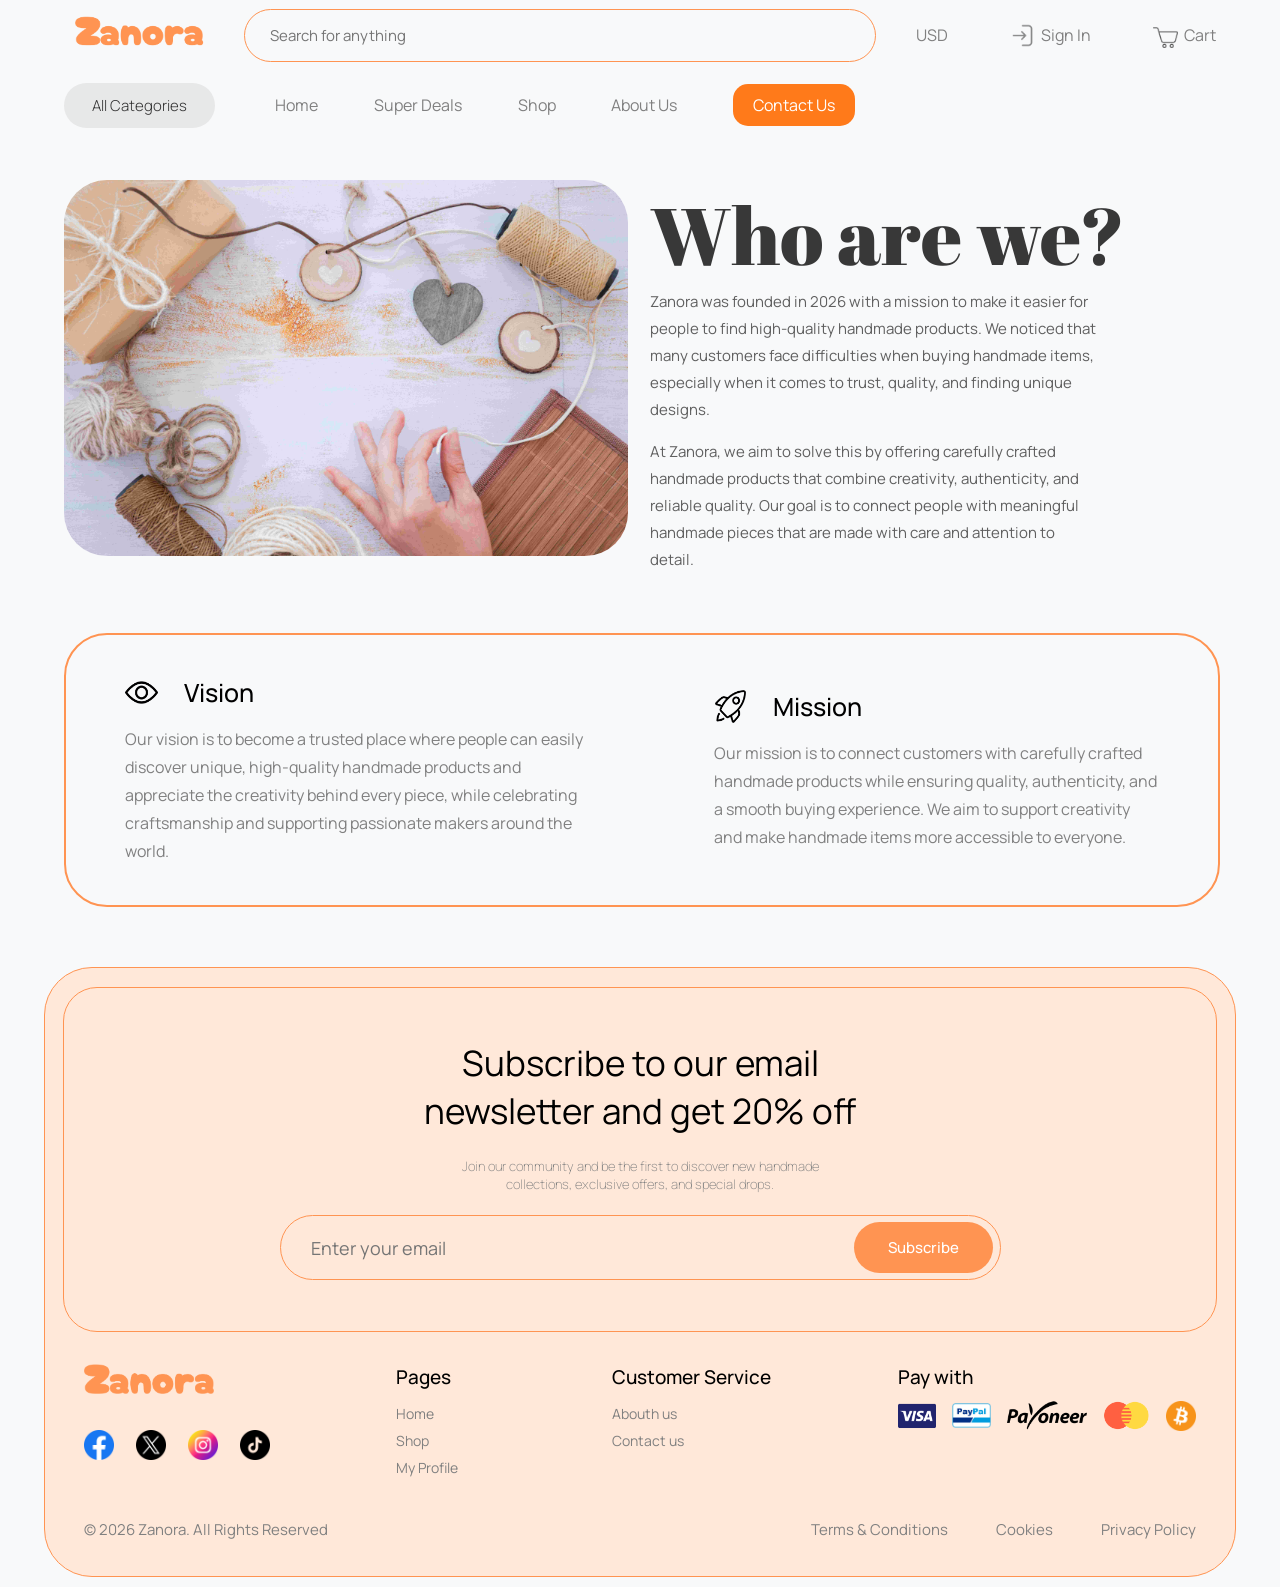
<file: about-us.html>
<!DOCTYPE html>
<html>
  <head>
    <title>About us</title>

    <link rel="preconnect" href="https://fonts.googleapis.com">
    <link rel="preconnect" href="https://fonts.gstatic.com" crossorigin>
    <link href="https://fonts.googleapis.com/css2?family=Manrope:wght@400;500;600;700&display=swap" rel="stylesheet">

    <link rel="preconnect" href="https://fonts.googleapis.com">
    <link rel="preconnect" href="https://fonts.gstatic.com" crossorigin>
    <link href="https://fonts.googleapis.com/css2?family=Abril+Fatface&display=swap" rel="stylesheet">

    <link rel="stylesheet" href="css/header.css">
    <link rel="stylesheet" href="css/footer.css">
    <link rel="stylesheet" href="css/general.css">
    <link rel="stylesheet" href="css/about-us-page/who-are-we.css">
    <link rel="stylesheet" href="css/about-us-page/vision-mission.css">
  </head>

  <body>

    <div class="container"> 
      <header class="header">

            <div class="header-top">

              <a class="logo-div" href="index.php">
                <img class="zanora-logo" src="images/Zanora-logo.png">
              </a>

              <div class="middle-section">
                <input class="search-bar" type="text" placeholder="Search for anything">
              </div>

              <div class="user-actions">

                <div  class="currency">USD</div>

                <a class="sign-in-button" href="login.php">
                  <img class="login-img" src="icons/login.png">
                  <p class="sign-in-text">
                    Sign In
                  </p>
                </a>

                <a class="cart-button" href="cart.html">
                  <img class="shopping-cart-img" src="icons/shopping-cart.png">
                  <p class="cart-text">
                    Cart
                  </p>
                </a>

              </div>
            </div>

            <div class="header-bottom">
              <div class="category-dropdown">
                <button class="all-categories-btn">All Categories</button>

                <ul class="category-popup">
                  <a class="category-a" href="shop.html?category=all"><li>All</li></a>
                  <a class="category-a" href="shop.html?category=jewelry"><li>Jewelry</li></a>
                  <a class="category-a" href="shop.html?category=bags"><li>Bags</li></a>
                  <a class="category-a" href="shop.html?category=clothing"><li>Clothing</li></a>
                  <a class="category-a" href="shop.html?category=accessories"><li>Accessories</li></a>
                </ul>
              </div>

              <nav class="navigations">
                <a class="home-a" href="index.php">
                  Home
                </a>

                <a class="super-deals-a" href="super-deals.html">
                  Super Deals
                </a>

                <a class="shop-a" href="shop.html?category=all">
                  Shop
                </a>

                <a class="about-us-a" href="about-us.html">
                  About Us
                </a>

                <a class="contact-us-a" href="contact-us.html">
                  Contact Us
                </a>
              </nav>
            </div>
      </header>

      <div class="who-are-we">
          <img src="images/about-us/hero-image.jpg" alt="">
          <div class="story">
            <h1>Who are we?</h1>
            <div class="para">
              <p>Zanora was founded in 2026 with a mission to make it easier for people to find 
                high-quality handmade products. We noticed that many customers face difficulties 
                when buying handmade items, especially when it comes to trust, quality, 
                and finding unique designs. </p>

              <p>At Zanora, we aim to solve this by offering carefully crafted handmade 
                products that combine creativity, authenticity, and reliable quality. 
                Our goal is to connect people with meaningful handmade pieces that are 
                made with care and attention to detail. </p>
            </div>
          </div>
      </div>


      <div class="vision-and-mission">
          <div class="vision both"> <!---Vision-->
            <div class="top">
              <img src="icons/view.png">
              <p>Vision</p>
            </div>
            <p class="para">Our vision is to become a trusted place where 
              people can easily discover unique, high-quality 
              handmade products and appreciate the creativity behind 
              every piece, while celebrating craftsmanship and supporting 
              passionate makers around the world. </p>
          </div>

          <div class="mission both"> <!---Mission-->
            <div class="top">
              <img src="icons/rocket.png">
              <p>Mission</p>
            </div>
            <p class="para">Our mission is to connect customers with carefully 
              crafted handmade products while ensuring quality, 
              authenticity, and a smooth buying experience. We aim to 
              support creativity and make handmade items more 
              accessible to everyone. </p>
          </div>
      </div>
    </div>

    <footer class="footer">
          <div class="inner-top">
            <h2 class="subscribe-title">Subscribe to our email newsletter and get 20% off</h2>
            <p class="subscribe-description">Join our community and be the first to discover new handmade collections, exclusive offers, and special drops.</p>
            
            <form class="subscribe-entire-bar">
              <input type="email" placeholder="Enter your email" class="email-enter-section" required>
              <button type="submit" class="subscribe-button">Subscribe</button>
            </form>
          </div>

          <div class="inner-bottom">
            <div class="top">
              <div class="one"> <!---1st row div--->
                <a href="#"> <!---Footer Zanora logo with href--->
                  <img src="images/Zanora-logo-footer.png" alt="Logo" class="logo">
                </a>
                <div class="socials"> <!---Footer socials icons with inside a tags with href--->
                  <a href="#">
                    <img src="icons/facebook.png" alt="Facebook" class="socials-logos">
                  </a>
                  <a href="#">
                    <img src="icons/twitter.png" alt="Facebook" class="socials-logos">
                  </a>
                  <a href="#">
                    <img src="icons/instagram.png" alt="Facebook" class="socials-logos">
                  </a>
                  <a href="#">
                    <img src="icons/tiktok.png" alt="Facebook" class="socials-logos">
                  </a>
                </div>
              </div>
              <div class="two"> <!---2nd row div--->
                <h3>Pages</h3>
                <div>
                  <a href="index.html">Home</a>
                  <a href="shop.html">Shop</a>
                  <a href="#">My Profile</a> 
                </div>

              </div>
              <div class="three"> <!---3rd row div--->
                <h3>Customer Service</h3>
                <div>
                  <a href="about-us.html">Abouth us</a>
                  <a href="contact-us.html">Contact us</a>
                </div>
              </div>
              <div class="four"> <!---4th row div--->
                <h3>Pay with</h3>
                <div class="payment-methods-icons">
                  <a href="#" class="visa">
                    <img src="icons/visa.png" class="methods">
                  </a>
                  <a href="#" class="paypal">
                    <img src="icons/paypal.png" class="methods">
                  </a>
                  <a href="#" class="payoneer">
                    <img src="icons/payoneer.png" class="methods">
                  </a>
                  <a href="#" class="master">
                    <img src="icons/master.png" class="methods">
                  </a>
                  <a href="#" class="bitcoin">
                    <img src="icons/bitcoin.png" class="methods">
                  </a>
                </div>
              </div>
            </div>

            <div class="bottom">
              <span>© 2026 Zanora. All Rights  Reserved</span>
              <div class="right-coner">
                <a href="#">Terms & Conditions</a>
                <a href="#">Cookies</a>
                <a href="#">Privacy Policy</a>
              </div>
            </div>
          </div>
    </footer>

    <script src="js/header.js"></script>
  </body>
</html>
</file>
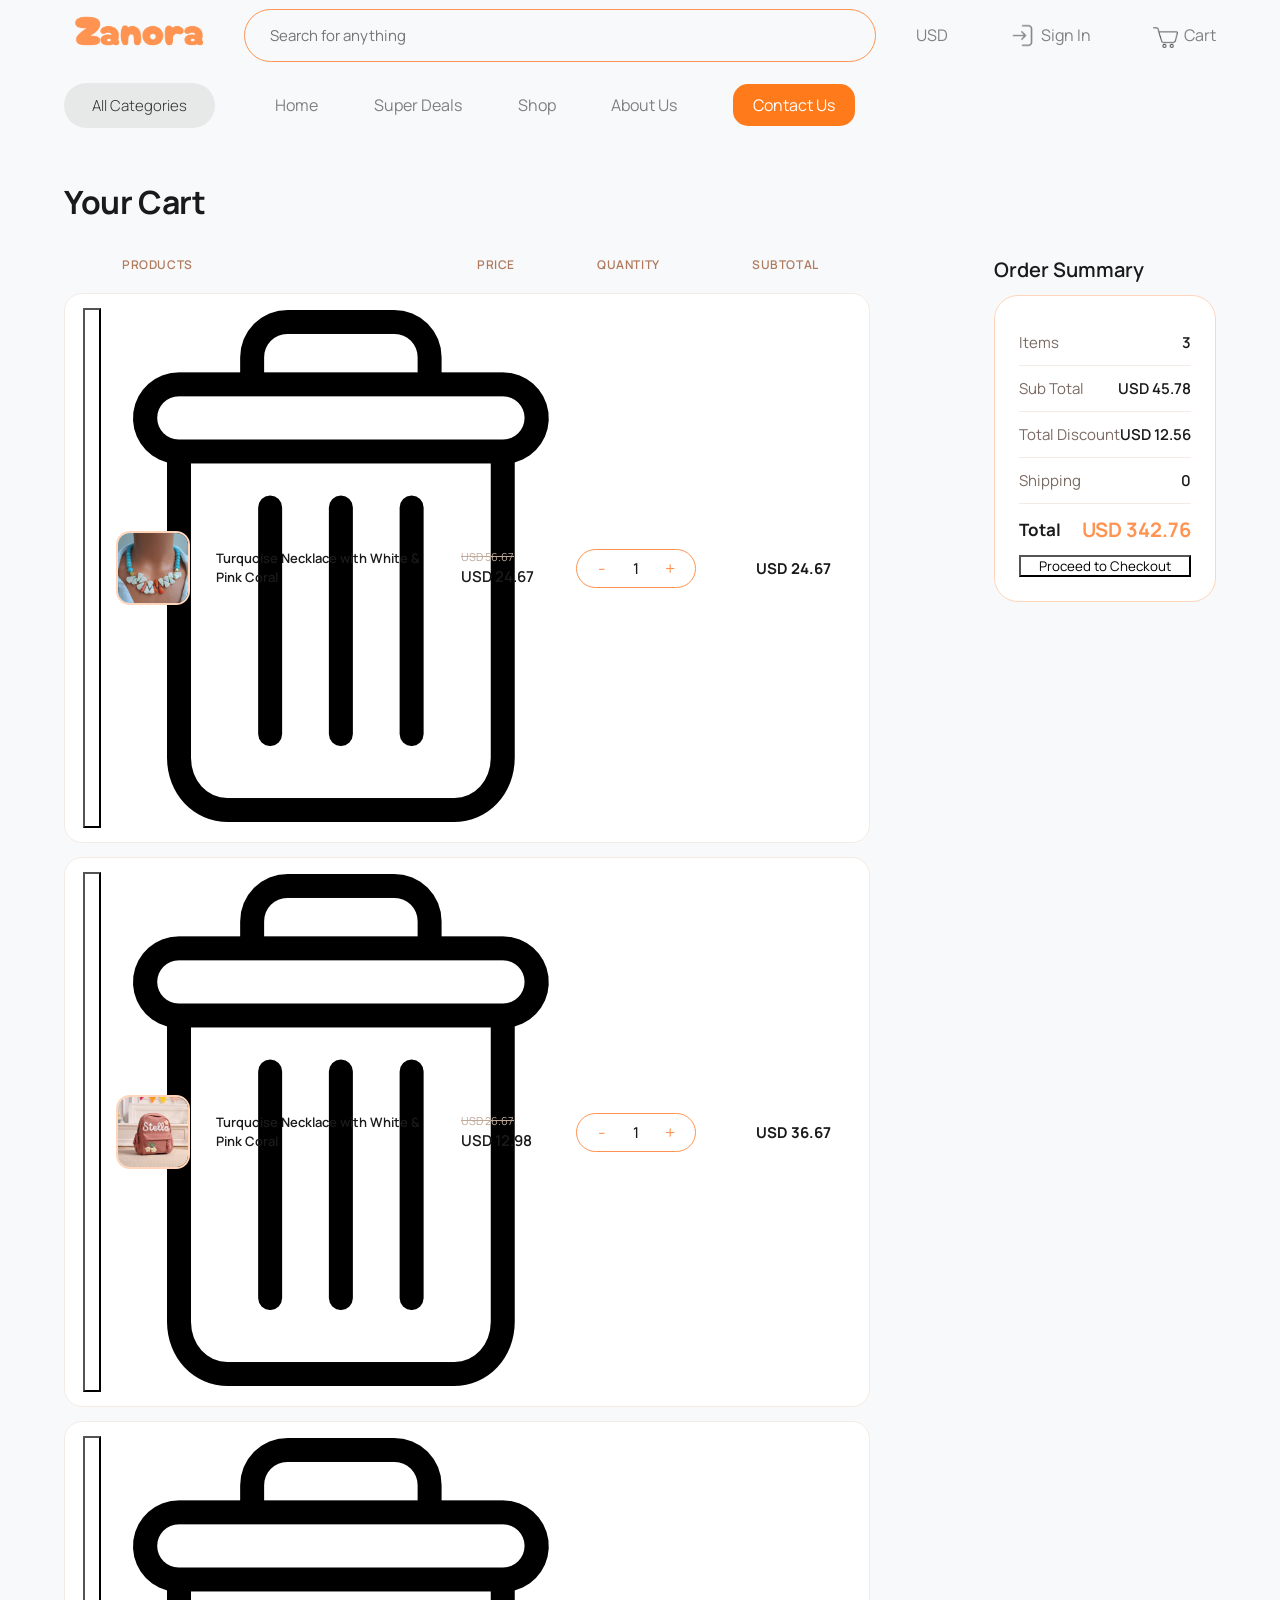
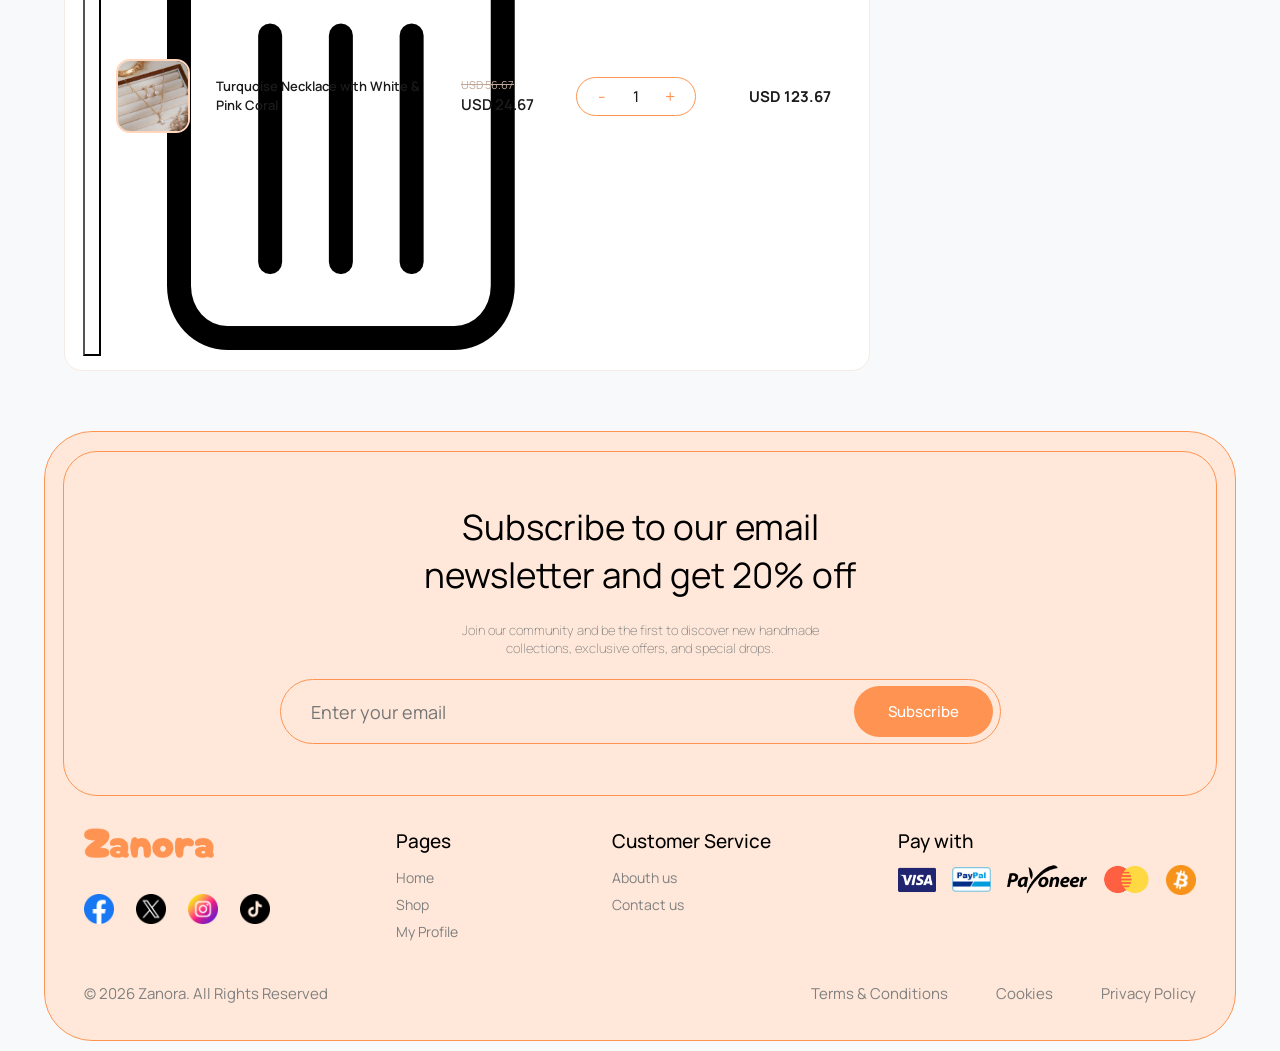
<file: cart.html>
<!DOCTYPE html>
<html>
  <head>
    <title>Cart</title>

    <link rel="preconnect" href="https://fonts.googleapis.com">
    <link rel="preconnect" href="https://fonts.gstatic.com" crossorigin>
    <link href="https://fonts.googleapis.com/css2?family=Manrope:wght@400;500;600;700&display=swap" rel="stylesheet">

    <link rel="stylesheet" href="css/general.css">
    <link rel="stylesheet" href="css/header.css">
    <link rel="stylesheet" href="css/footer.css">
    <link rel="stylesheet" href="css/cart/cart-general.css">
    <link rel="stylesheet" href="css/cart/left-side.css">
    <link rel="stylesheet" href="css/cart/right-side.css">
  </head>

  <body>
    <div class="container">

      <header class="header"> <!---Header section-->

        <div class="header-top">

          <a class="logo-div" href="index.html">
            <img class="zanora-logo" src="images/Zanora-logo.png">
          </a>

          <div class="middle-section">
            <input class="search-bar" type="text" placeholder="Search for anything">
          </div>

          <div class="user-actions">

            <div  class="currency">USD</div>

            <a class="sign-in-button" href="login.html">
              <img class="login-img" src="icons/login.png">
              <p class="sign-in-text">
                Sign In
              </p>
            </a>

            <a class="cart-button" href="cart.html">
              <img class="shopping-cart-img" src="icons/shopping-cart.png">
              <p class="cart-text">
                Cart
              </p>
            </a>

          </div>
        </div>

        <div class="header-bottom">
          <div class="category-dropdown">
            <button class="all-categories-btn">All Categories</button>

            <ul class="category-popup">
              <a class="category-a" href="shop.html?category=all"><li>All</li></a>
              <a class="category-a" href="shop.html?category=jewelry"><li>Jewelry</li></a>
              <a class="category-a" href="shop.html?category=bags"><li>Bags</li></a>
              <a class="category-a" href="shop.html?category=clothing"><li>Clothing</li></a>
              <a class="category-a" href="shop.html?category=accessories"><li>Accessories</li></a>
            </ul>
          </div>


          <nav class="navigations">
            <a class="home-a" href="index.html">
              Home
            </a>

            <a class="super-deals-a" href="super-deals.html">
              Super Deals
            </a>

            <a class="shop-a" href="shop.html?category=all">
              Shop
            </a>

            <a class="about-us-a" href="about-us.html">
              About Us
            </a>

            <a class="contact-us-a" href="contact-us.html">
              Contact Us
            </a>
          </nav>
        </div>
      </header>

      <h3 class="main-title">Your Cart</h3>

      <div class="details-container"> <!---Entire container of item details--->

        <div class="left-side"> <!---Left side--->
          <div class="titles-of-parts">
            <p class="prod">Products</p>
            <p>Price</p>
            <p>Quantity</p>
            <p>Subtotal</p>
          </div>

          <div class="item-details">

            <div class="per-item">
              <button><img src="icons/delete.png" alt="delete"></button>
              <img src="products-resorces/5/1.jpg" class="main-img">
              <p class="product-short-title">Turquoise Necklace with White & Pink Coral</p>

              <div class="dis-and-ori-price">
                <p class="ori">USD 56.67</p>
                <p class="dis">USD 24.67</p>
              </div>

              <div class="quantity-container">
                <div class="inc-decre">
                  <button class="sign minus">-</button>
                  <p class="value" id="q-value">1</p>
                  <button class="sign plus">+</button>
                </div>
              </div>

              <p class="total-of-items">USD 24.67</p>
            </div>

            <div class="per-item">
              <button><img src="icons/delete.png" alt="delete"></button>
              <img src="products-resorces/1/1.jpg" class="main-img">
              <p class="product-short-title">Turquoise Necklace with White & Pink Coral</p>

              <div class="dis-and-ori-price">
                <p class="ori">USD 26.67</p>
                <p class="dis">USD 12.98</p>
              </div>

              <div class="quantity-container">
                <div class="inc-decre">
                  <button class="sign minus">-</button>
                  <p class="value" id="q-value">1</p>
                  <button class="sign plus">+</button>
                </div>
              </div>

              <p class="total-of-items">USD 36.67</p>
            </div>

            <div class="per-item">
              <button><img src="icons/delete.png" alt="delete"></button>
              <img src="products-resorces/2/1.jpg" class="main-img">
              <p class="product-short-title">Turquoise Necklace with White & Pink Coral</p>

              <div class="dis-and-ori-price">
                <p class="ori">USD 56.67</p>
                <p class="dis">USD 24.67</p>
              </div>

              <div class="quantity-container">
                <div class="inc-decre">
                  <button class="sign minus">-</button>
                  <p class="value" id="q-value">1</p>
                  <button class="sign plus">+</button>
                </div>
              </div>

              <p class="total-of-items">USD 123.67</p>
            </div>

          </div>

        </div> 

        <div class="right-side">
          <h3>Order Summary</h3>
          <div class="bill-wrap">
            <div class="bill-row">
              <p class="title">Items</p>
              <p class="value">3</p>
            </div>
            <div class="bill-row">
              <p class="title">Sub Total</p>
              <p class="value">USD 45.78</p>
            </div>
            <div class="bill-row">
              <p class="title">Total Discount</p>
              <p class="value">USD 12.56</p>
            </div>
            <div class="bill-row">
              <p class="title">Shipping</p>
              <p class="value">0</p>
            </div>

            <div class="bill-row">
              <p class="total-title">Total</p>
              <p class="total-price">USD 342.76</p>
            </div>

            <button class="add-to-cart-button">
              <span>Proceed to Checkout</span>
            </button>
          </div>
        </div> <!---Right side--->
      </div>


    </div>

    <div class="footer"> <!-- Footer -->
      <div class="inner-top">
        <h2 class="subscribe-title">Subscribe to our email newsletter and get 20% off</h2>
        <p class="subscribe-description">Join our community and be the first to discover new handmade collections, exclusive offers, and special drops.</p>
        
        <form class="subscribe-entire-bar">
          <input type="email" placeholder="Enter your email" class="email-enter-section" required>
          <button type="submit" class="subscribe-button">Subscribe</button>
        </form>
      </div>

      <div class="inner-bottom">
        <div class="top">
          <div class="one"> <!---1st row div--->
            <a href="#"> <!---Footer Zanora logo with href--->
              <img src="images/Zanora-logo-footer.png" alt="Logo" class="logo">
            </a>
            <div class="socials"> <!---Footer socials icons with inside a tags with href--->
              <a href="#">
                <img src="icons/facebook.png" alt="Facebook" class="socials-logos">
              </a>
              <a href="#">
                <img src="icons/twitter.png" alt="Facebook" class="socials-logos">
              </a>
              <a href="#">
                <img src="icons/instagram.png" alt="Facebook" class="socials-logos">
              </a>
              <a href="#">
                <img src="icons/tiktok.png" alt="Facebook" class="socials-logos">
              </a>
            </div>
          </div>
          <div class="two"> <!---2nd row div--->
            <h3>Pages</h3>
            <div>
              <a href="index.html">Home</a>
              <a href="shop.html">Shop</a>
              <a href="#">My Profile</a> 
            </div>

          </div>
          <div class="three"> <!---3rd row div--->
            <h3>Customer Service</h3>
            <div>
              <a href="about-us.html">Abouth us</a>
              <a href="contact-us.html">Contact us</a>
            </div>
          </div>
          <div class="four"> <!---4th row div--->
            <h3>Pay with</h3>
            <div class="payment-methods-icons">
              <a href="#" class="visa">
                <img src="icons/visa.png" class="methods">
              </a>
              <a href="#" class="paypal">
                <img src="icons/paypal.png" class="methods">
              </a>
              <a href="#" class="payoneer">
                <img src="icons/payoneer.png" class="methods">
              </a>
              <a href="#" class="master">
                <img src="icons/master.png" class="methods">
              </a>
              <a href="#" class="bitcoin">
                <img src="icons/bitcoin.png" class="methods">
              </a>
            </div>
          </div>
        </div>

        <div class="bottom">
          <span>© 2026 Zanora. All Rights  Reserved</span>
          <div class="right-coner">
            <a href="#">Terms & Conditions</a>
            <a href="#">Cookies</a>
            <a href="#">Privacy Policy</a>
          </div>
        </div>
      </div>
    </div> <!-- Footer end -->



    <script src="js/header.js"></script>
  </body>
</html>
</file>
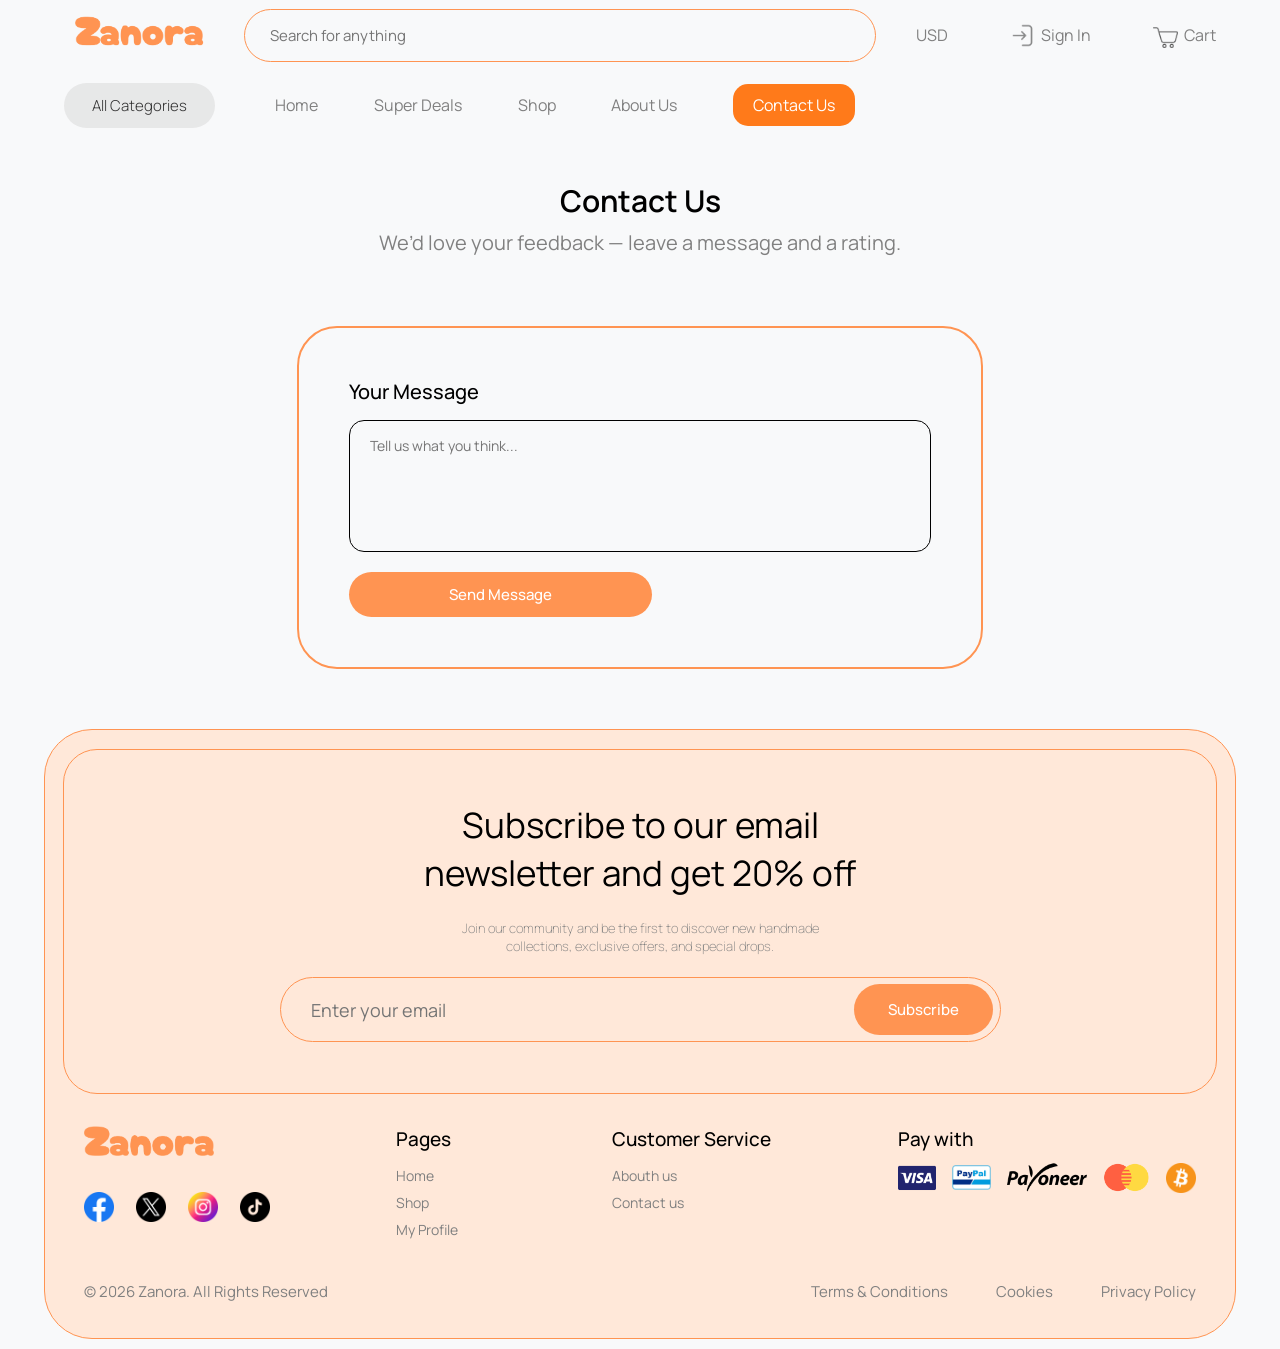
<file: contact-us.html>
<!DOCTYPE html>
<head>
  <title>Contact us</title>

    <link rel="preconnect" href="https://fonts.googleapis.com">
    <link rel="preconnect" href="https://fonts.gstatic.com" crossorigin>
    <link href="https://fonts.googleapis.com/css2?family=Manrope:wght@400;500;600;700&display=swap" rel="stylesheet">
    
    <link rel="stylesheet" href="css/header.css">
    <link rel="stylesheet" href="css/footer.css">
    <link rel="stylesheet" href="css/general.css">
    <link rel="stylesheet" href="css/contact-us/contact-us.css">
</head>

<body>
  <div class="container">
      <header class="header">

        <div class="header-top">

          <a class="logo-div" href="index.php">
            <img class="zanora-logo" src="images/Zanora-logo.png">
          </a>

          <div class="middle-section">
            <input class="search-bar" type="text" placeholder="Search for anything">
          </div>

          <div class="user-actions">

            <div  class="currency">USD</div>

            <a class="sign-in-button" href="login.php">
              <img class="login-img" src="icons/login.png">
              <p class="sign-in-text">
                Sign In
              </p>
            </a>

            <a class="cart-button" href="cart.html">
              <img class="shopping-cart-img" src="icons/shopping-cart.png">
              <p class="cart-text">
                Cart
              </p>
            </a>

          </div>
        </div>

        <div class="header-bottom">
          <div class="category-dropdown">
            <button class="all-categories-btn">All Categories</button>

            <ul class="category-popup">
              <a class="category-a" href="shop.html?category=all"><li>All</li></a>
              <a class="category-a" href="shop.html?category=jewelry"><li>Jewelry</li></a>
              <a class="category-a" href="shop.html?category=bags"><li>Bags</li></a>
              <a class="category-a" href="shop.html?category=clothing"><li>Clothing</li></a>
              <a class="category-a" href="shop.html?category=accessories"><li>Accessories</li></a>
            </ul>
          </div>

          <nav class="navigations">
            <a class="home-a" href="index.php">
              Home
            </a>

            <a class="super-deals-a" href="super-deals.html">
              Super Deals
            </a>

            <a class="shop-a" href="shop.html?category=all">
              Shop
            </a>

            <a class="about-us-a" href="about-us.html">
              About Us
            </a>

            <a class="contact-us-a" href="contact-us.html">
              Contact Us
            </a>
          </nav>
        </div>
      </header>

      <div class="wrap-all">

      <h3 class="main-topic">Contact Us</h3>
      <p class="main-p">We’d love your feedback — leave a message and a rating.</p>

      <div class="message-box">
        <p class="text-box-topic">Your Message</p>

        <div class="textarea-wrapper">
          <textarea placeholder="Tell us what you think..."></textarea>
        </div>

        <div class="send-message"> 
          <button>
            <span>Send Message</span>
          </button>
        </div>

      </div>

      </div>

  </div>

  <div class="footer">
      <div class="inner-top">
        <h2 class="subscribe-title">Subscribe to our email newsletter and get 20% off</h2>
        <p class="subscribe-description">Join our community and be the first to discover new handmade collections, exclusive offers, and special drops.</p>
        
        <form class="subscribe-entire-bar">
          <input type="email" placeholder="Enter your email" class="email-enter-section" required>
          <button type="submit" class="subscribe-button">Subscribe</button>
        </form>
      </div>

      <div class="inner-bottom">
        <div class="top">
          <div class="one"> <!---1st row div--->
            <a href="#"> <!---Footer Zanora logo with href--->
              <img src="images/Zanora-logo-footer.png" alt="Logo" class="logo">
            </a>
            <div class="socials"> <!---Footer socials icons with inside a tags with href--->
              <a href="#">
                <img src="icons/facebook.png" alt="Facebook" class="socials-logos">
              </a>
              <a href="#">
                <img src="icons/twitter.png" alt="Facebook" class="socials-logos">
              </a>
              <a href="#">
                <img src="icons/instagram.png" alt="Facebook" class="socials-logos">
              </a>
              <a href="#">
                <img src="icons/tiktok.png" alt="Facebook" class="socials-logos">
              </a>
            </div>
          </div>
          <div class="two"> <!---2nd row div--->
            <h3>Pages</h3>
            <div>
              <a href="index.html">Home</a>
              <a href="shop.html">Shop</a>
              <a href="#">My Profile</a> 
            </div>

          </div>
          <div class="three"> <!---3rd row div--->
            <h3>Customer Service</h3>
            <div>
              <a href="about-us.html">Abouth us</a>
              <a href="contact-us.html">Contact us</a>
            </div>
          </div>
          <div class="four"> <!---4th row div--->
            <h3>Pay with</h3>
            <div class="payment-methods-icons">
              <a href="#" class="visa">
                <img src="icons/visa.png" class="methods">
              </a>
              <a href="#" class="paypal">
                <img src="icons/paypal.png" class="methods">
              </a>
              <a href="#" class="payoneer">
                <img src="icons/payoneer.png" class="methods">
              </a>
              <a href="#" class="master">
                <img src="icons/master.png" class="methods">
              </a>
              <a href="#" class="bitcoin">
                <img src="icons/bitcoin.png" class="methods">
              </a>
            </div>
          </div>
        </div>

        <div class="bottom">
          <span>© 2026 Zanora. All Rights  Reserved</span>
          <div class="right-coner">
            <a href="#">Terms & Conditions</a>
            <a href="#">Cookies</a>
            <a href="#">Privacy Policy</a>
          </div>
        </div>
      </div>
  </div>

  <script src="js/header.js"></script>
</body>
</html>
</file>
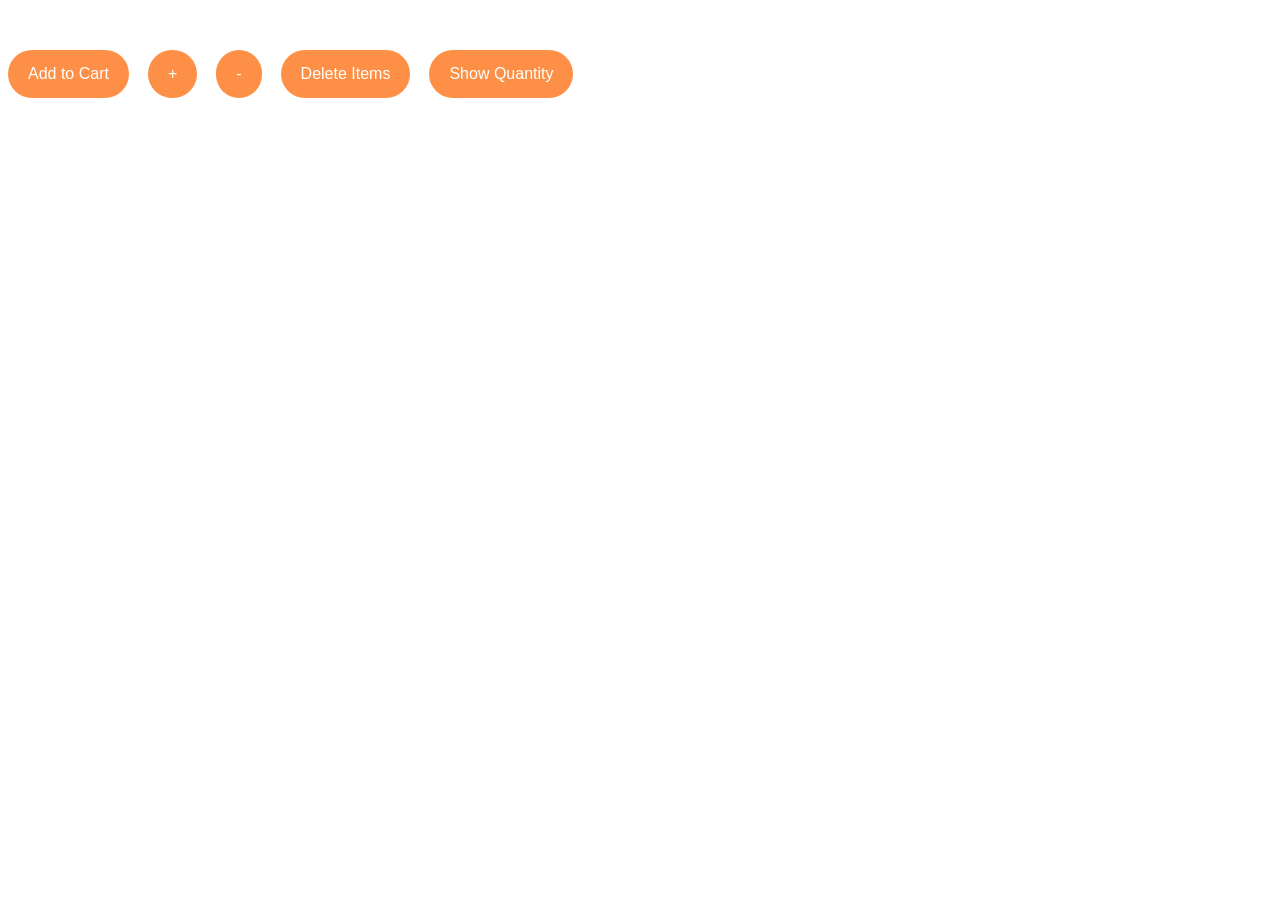
<file: Shopping_cart_javaScript_practice.html>
<!DOCTYPE html>
<html lang="en">
  <head>
    <title>Functions</title>
    <style>
      
      button{
        background-color: rgb(253, 144, 70);
        color: white;
        border: none;
        padding: 15px 20px ;
        font-size: medium;
        border-radius: 50px;
        margin-right: 15px;
        cursor: pointer;
      }
      button:hover{
      background-color: rgb(255, 119, 28);
      }

    </style>
  </head>
  <body>
    <div class="bottom-btn" style="margin-top: 50px;">
      <button onclick="
          itemsQuantity += 1;
          console.log('Added Item to Cart...')
        ">Add to Cart</button>

      <button onclick="
        itemsQuantity += 1;
        console.log('Increase by 1')
      ">+</button>

      <button onclick="decrease_item()">-</button>

      <button onclick="
        itemsQuantity = 0;
        console.log('Deleted al items...')
      ">Delete Items</button>

      <button onclick="
        console.log(`Item Quantity : ${itemsQuantity}`)
      ">Show Quantity</button>
    </div>

    <script>
      let itemsQuantity = 0;

      function decrease_item(){
        if (itemsQuantity >= 2) {
          itemsQuantity -= 1;
          console.log('Decrease by 1')
        }
      }

    </script>
  </body>
</html>
</file>
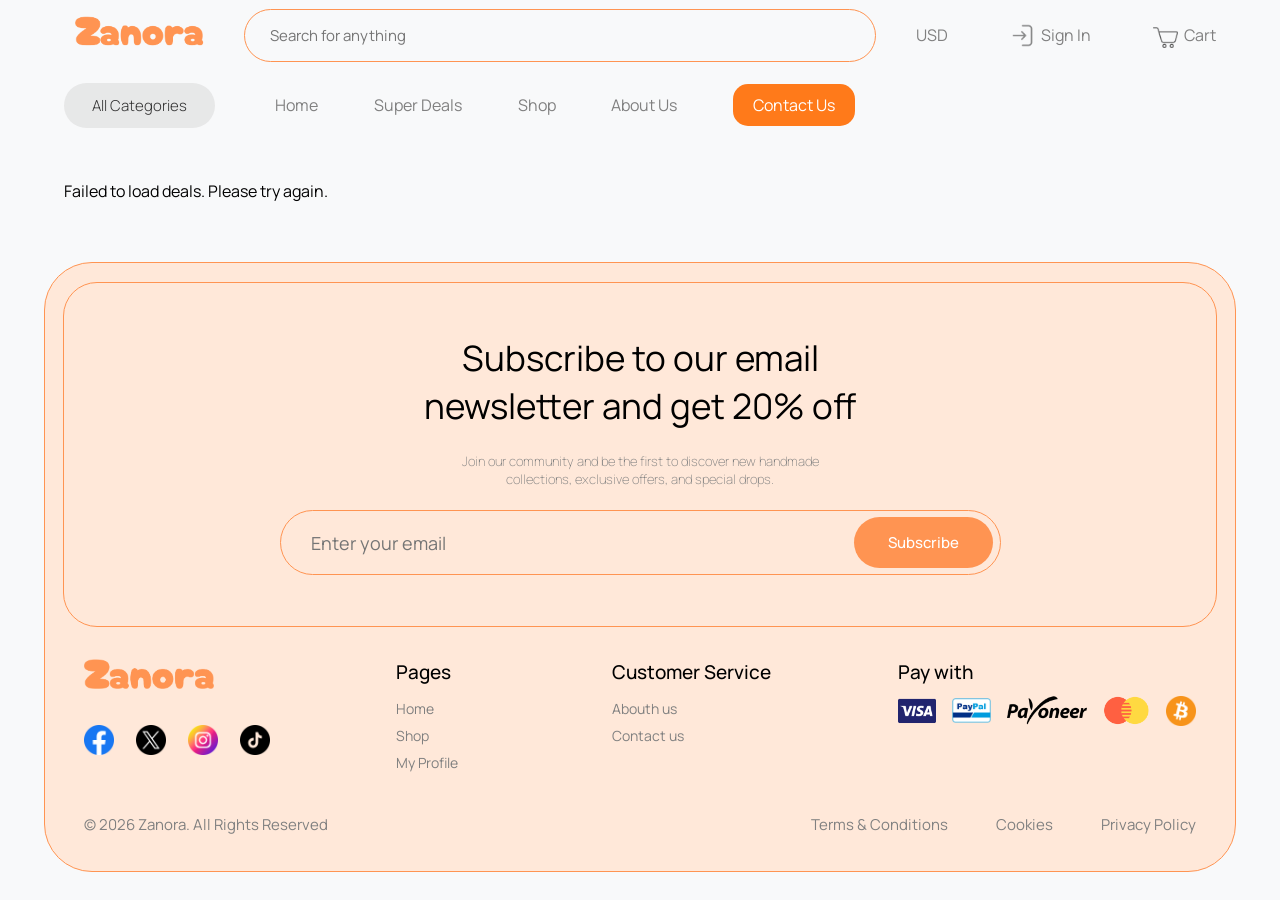
<file: super-deals.html>
<!DOCTYPE html>
<html>
  <head>
    <title>Super Deals</title>

    <link rel="preconnect" href="https://fonts.googleapis.com">
    <link rel="preconnect" href="https://fonts.gstatic.com" crossorigin>
    <link href="https://fonts.googleapis.com/css2?family=Manrope:wght@400;500;600;700&display=swap" rel="stylesheet">

    <link rel="stylesheet" href="css/header.css">
    <link rel="stylesheet" href="css/footer.css">
    <link rel="stylesheet" href="css/general.css">
    <link rel="stylesheet" href="css/super-deals/super-deals.css">
    <link rel="stylesheet" href="css/super-deals/cart.css">
  </head>

  <body>
    <div class="container">
      <header class="header">

            <div class="header-top">

              <a class="logo-div" href="index.php">
                <img class="zanora-logo" src="images/Zanora-logo.png">
              </a>

              <div class="middle-section">
                <input class="search-bar" type="text" placeholder="Search for anything">
              </div>

              <div class="user-actions">

                <div  class="currency">USD</div>

                <a class="sign-in-button" href="login.php">
                  <img class="login-img" src="icons/login.png">
                  <p class="sign-in-text">
                    Sign In
                  </p>
                </a>

                <a class="cart-button" href="cart.html">
                  <img class="shopping-cart-img" src="icons/shopping-cart.png">
                  <p class="cart-text">
                    Cart
                  </p>
                </a>

              </div>
            </div>

            <div class="header-bottom">
              <div class="category-dropdown">
                <button class="all-categories-btn">All Categories</button>

                <ul class="category-popup">
                  <a class="category-a" href="shop.html?category=all"><li>All</li></a>
                  <a class="category-a" href="shop.html?category=jewelry"><li>Jewelry</li></a>
                  <a class="category-a" href="shop.html?category=bags"><li>Bags</li></a>
                  <a class="category-a" href="shop.html?category=clothing"><li>Clothing</li></a>
                  <a class="category-a" href="shop.html?category=accessories"><li>Accessories</li></a>
                </ul>
              </div>

              <nav class="navigations">
                <a class="home-a" href="index.php">
                  Home
                </a>

                <a class="super-deals-a" href="super-deals.html">
                  Super Deals
                </a>

                <a class="shop-a" href="shop.html?category=all">
                  Shop
                </a>

                <a class="about-us-a" href="about-us.html">
                  About Us
                </a>

                <a class="contact-us-a" href="contact-us.html">
                  Contact Us
                </a>
              </nav>
            </div>
      </header>

      <div class="items-container" id="items-container">
        <!---Render by js--->
      </div>

    </div>

    <div class="footer"> <!-- Footer -->
      <div class="inner-top">
        <h2 class="subscribe-title">Subscribe to our email newsletter and get 20% off</h2>
        <p class="subscribe-description">Join our community and be the first to discover new handmade collections, exclusive offers, and special drops.</p>
        
        <form class="subscribe-entire-bar">
          <input type="email" placeholder="Enter your email" class="email-enter-section" required>
          <button type="submit" class="subscribe-button">Subscribe</button>
        </form>
      </div>

      <div class="inner-bottom">
        <div class="top">
          <div class="one"> <!---1st row div--->
            <a href="#"> <!---Footer Zanora logo with href--->
              <img src="images/Zanora-logo-footer.png" alt="Logo" class="logo">
            </a>
            <div class="socials"> <!---Footer socials icons with inside a tags with href--->
              <a href="#">
                <img src="icons/facebook.png" alt="Facebook" class="socials-logos">
              </a>
              <a href="#">
                <img src="icons/twitter.png" alt="Facebook" class="socials-logos">
              </a>
              <a href="#">
                <img src="icons/instagram.png" alt="Facebook" class="socials-logos">
              </a>
              <a href="#">
                <img src="icons/tiktok.png" alt="Facebook" class="socials-logos">
              </a>
            </div>
          </div>
          <div class="two"> <!---2nd row div--->
            <h3>Pages</h3>
            <div>
              <a href="index.html">Home</a>
              <a href="shop.html">Shop</a>
              <a href="#">My Profile</a> 
            </div>

          </div>
          <div class="three"> <!---3rd row div--->
            <h3>Customer Service</h3>
            <div>
              <a href="about-us.html">Abouth us</a>
              <a href="contact-us.html">Contact us</a>
            </div>
          </div>
          <div class="four"> <!---4th row div--->
            <h3>Pay with</h3>
            <div class="payment-methods-icons">
              <a href="#" class="visa">
                <img src="icons/visa.png" class="methods">
              </a>
              <a href="#" class="paypal">
                <img src="icons/paypal.png" class="methods">
              </a>
              <a href="#" class="payoneer">
                <img src="icons/payoneer.png" class="methods">
              </a>
              <a href="#" class="master">
                <img src="icons/master.png" class="methods">
              </a>
              <a href="#" class="bitcoin">
                <img src="icons/bitcoin.png" class="methods">
              </a>
            </div>
          </div>
        </div>

        <div class="bottom">
          <span>© 2026 Zanora. All Rights  Reserved</span>
          <div class="right-coner">
            <a href="#">Terms & Conditions</a>
            <a href="#">Cookies</a>
            <a href="#">Privacy Policy</a>
          </div>
        </div>
      </div>
    </div> <!-- Footer end -->

    <script src="js/header.js"></script>
    <script type="module" src="js/super-deals/carts-render.js"></script>
  </body>
</html>
</file>
<file: css/header.css>
.header{
  margin-bottom: 40px;
}

.header-top{
  height: 70px;
  display: flex;
  flex-direction: row;
  justify-content: space-between;
  align-items: center;
  flex-wrap: wrap;
}

a{
  text-decoration: none;
  color: gray;


}

.logo-div{
  opacity: 100%;
}
.zanora-logo{
  width: 150px;
}

.middle-section{
  flex: 1;
  margin-left: 30px;
  margin-right: 30px;
  max-width: 1025px;
}

.search-bar:focus{
  outline: none;
  border-color: #FF9452;
  box-shadow: 0 0 0 2px rgba(255, 148, 82, 0.2);
}

.search-bar{
  font-size: 15px;
  padding-top: 15px;
  padding-bottom: 15px;
  padding-left: 25px;
  border-width: 1px;
  border-style: solid;
  border-color: #FF9452;
  border-radius: 50px;
  width: 97.3%;
}

.user-actions{
  margin-left: 20px;
  width: 300px;
  display: flex;
  align-items: center;
  flex-direction: row;
  justify-content: space-between;
}

.currency{
  color: gray;
  font-weight: 400;
}


.login-img{
  height: 25px;
  margin-right: 6px;
  align-items: center;
  opacity: 45%;
}

.sign-in-button{
  display: flex;
  align-items: center;
  text-decoration: none;
  color: inherit;
}

.sign-in-text{
  font-weight: 400;
  color: gray;
}

.shopping-cart-img{
  height: 25px;
  margin-right: 6px;
  align-items: center;
  opacity: 65%;
}

.cart-button{
  display: flex;
  align-items: center;
  text-decoration: none;
  color: inherit;
}

.cart-text{
  font-weight: 400;
  color: gray;
}

.header-bottom{
  height: 70px;

  display: flex;
  flex-direction: row;
  justify-content: start;
  align-items: center;
  flex-wrap: wrap;
}

.category-dropdown {
  position: relative;
}

.all-categories-btn{
  background-color: #E4E4E4;
  color: black;
  opacity: 80%;

  padding-top: 12px;
  padding-bottom: 12px;
  padding-left: 28px;
  padding-right: 28px;

  border-radius: 40px;
  font-weight: 300;
  font-size: 15px;
  cursor: pointer;
  border: none;
}

.all-categories-btn:hover{
  background-color: #cecece;
}

.category-popup{
  list-style: none;
  padding: 10px 15px;
  margin: 0;
  background: white;
  border: 1px solid #FF9452;
  border-radius: 25px;
  color: black;

  white-space: nowrap;
  position: absolute;
  top: 60px;
  left: 0;

  display: none;
  opacity: 0;
  transition: 0.2s;

  z-index: 1000; /* higher = more front */
}

.category-popup a{
  color: black;
}

.category-popup li{
  padding: 15px 20px;
  margin: 5px 0px;
  border-radius: 20px;
  cursor: pointer;
}

.category-popup li:hover{
  background: #FF9452;
  color: white;
}

.category-popup-open{
  display: block;
  opacity: 1;
}

















.navigations{
  margin-left: 40px;
  display: flex;
  flex-direction: row;
  width: 600px;
  justify-content: space-between;
  align-items: center;
}

.home-a{
  padding: 10px 20px;
}
.home-a:hover{
  background-color: #FF7A1A;
  color: white;
  padding-left: 20px;
  padding-right: 20px;
  padding-top: 10px;
  padding-bottom: 10px;
  border-radius: 20px;
}

.super-deals-a{
  padding: 10px 20px;
}
.super-deals-a:hover{
  background-color: #FF7A1A;
  color: white;
  padding-left: 20px;
  padding-right: 20px;
  padding-top: 10px;
  padding-bottom: 10px;
  border-radius: 20px;
}

.shop-a{
  padding: 10px 20px;
}
.shop-a:hover{
  background-color: #FF7A1A;
  color: white;
  padding-left: 20px;
  padding-right: 20px;
  padding-top: 10px;
  padding-bottom: 10px;
  border-radius: 20px;
}

.about-us-a{
  padding: 10px 20px;
}
.about-us-a:hover{
  background-color: #FF7A1A;
  color: white;
  padding-left: 20px;
  padding-right: 20px;
  padding-top: 10px;
  padding-bottom: 10px;
  border-radius: 20px;
}

.contact-us-a{
  padding: 10px 20px;
  background-color:#FF7A1A;
  color: white;
  border-radius: 15px;
  margin-left: 20px;
}
.contact-us-a:hover{
  background-color:#ff6200;
}
</file>
<file: css/footer.css>
.footer{
  display: flex;
  flex-direction: column;
  align-items: center;
  justify-content: center;
  border: 1px solid #FF9452;
  width: 1152px;

  padding-top: 19px;
  padding-bottom: 36px;
  padding-left: 19px;
  padding-right: 19px;

  background-color: #ffe8d9;
  border-radius: 48px;

  margin: 0 auto; /* This centers footer */
  margin-top: 60px;

  gap: 32px;

  margin-bottom: 10px;
}

.inner-top{
  display: flex;
  flex-direction: column;
  align-items: center;
  gap: 22px;

  width: 100%;
  border: 1px solid #FF9452;
  border-radius: 34px;
  padding-bottom: 51px;
  padding-top: 51px;
}

.subscribe-title{
  font-size: 35px;
  font-weight: 400;
  width: 505px;
  text-align: center;
}

.subscribe-description{
  font-size: 13px;
  font-weight: 200;
  width: 421px;
  text-align: center;
  color: gray;
}

.subscribe-entire-bar{
  display: flex;
  flex-direction: row;
  padding: 0px;
  margin: opx;
  width: 682px;
  justify-content: space-between;

  border: 1px solid #FF9452;

  padding-top: 6px;
  padding-bottom: 6px;
  padding-right: 7px;
  padding-left: 30px;
  border-radius: 50px;
}

.subscribe-button{
  color: white;
  font-size: 15px;
  font-weight: 500;
  background-color: #FF9452;

  border: none;
  padding: 15px 34px;
  border-radius: 39px;
}

.subscribe-button:hover{
  background-color: #ff7d2c;
  cursor: pointer;
}

.email-enter-section{
  font-size: 18px;
  border: none;
  width: 500px;
}

.email-enter-section:focus{
  outline: none;
  box-shadow: none;
}

/*Bottom div style ==============================================*/
/*Top*/
.inner-bottom{
  display: flex;
  flex-direction: column;
  width: 1152px;
  background-color: transparent;



  gap: 42px;
}
/*1*/
.inner-bottom a{
  background-color: transparent;
}

.inner-bottom .top {
  display: flex;
  flex-direction: row;
  justify-content: space-between;
  background-color: transparent;

  padding-left: 20px;
  padding-right: 20px;
}

.inner-bottom .top .one{
  display: flex;
  flex-direction: column;
  justify-content: start;
  gap: 31px;
  background-color: transparent;
}

.inner-bottom .top .one .logo {
  width: 130px;
  background-color: transparent;
}

.inner-bottom .top .one .socials{
  display: flex;
  flex-direction: row;
  gap: 22px;
  background-color: transparent;
}

.inner-bottom .top .one .socials-logos{
  width: 30px;
  background-color: transparent;
}

/*2*/
.inner-bottom .top .two{
  display: flex;
  flex-direction: column;
  gap: 14px;
  background-color: transparent;
}

.inner-bottom .top .two div{
  display: flex;
  flex-direction: column;
  gap: 8px;
  background-color: transparent;
}

.inner-bottom .top .two h3{
  font-size: 19px;
  font-weight: 500;
  background-color: transparent;
}

.inner-bottom .top .two a{
  color: gray;
  width: 90px;
  font-size: 14px;
}

/*3*/
.inner-bottom .top .three{
  display: flex;
  flex-direction: column;
  gap: 14px;
  background-color: transparent;
}

.inner-bottom .top .three div{
  display: flex;
  flex-direction: column;
  gap: 8px;
  background-color: transparent;
}

.inner-bottom .top .three h3{
  font-size: 19px;
  font-weight: 500;
  width: 160px;
  background-color: transparent;
}

.inner-bottom .top .three a{
  color: gray;
  width: 90px;
  font-size: 14px;
  background-color: transparent;
}

/*4*/
.inner-bottom .top .four{
  display: flex;
  flex-direction: column;
  background-color: transparent;
  gap: 10px;
}

.inner-bottom .top .four .payment-methods-icons{
  display: flex;
  flex-direction: row;
  gap: 16px;
  align-items: center;
  background-color: transparent;
}

.inner-bottom .top .four h3{
  font-size: 19px;
  font-weight: 500;
  width: 160px;
  background-color: transparent;
}

.inner-bottom .top .four .payment-methods-icons .methods{
  background-color: transparent;
}

.inner-bottom .top .four .payment-methods-icons .visa img{
  width: 38px;
} 

.inner-bottom .top .four .payment-methods-icons .paypal img{
  width: 39px;
} 

.inner-bottom .top .four .payment-methods-icons .payoneer img{
  width: 80px;
} 

.inner-bottom .top .four .payment-methods-icons .master img{
  width: 47px;
} 

.inner-bottom .top .four .payment-methods-icons .bitcoin img{
  width: 30px;
} 

/*Bottom*/

.inner-bottom .bottom{
  display: flex;
  flex-direction: row;
  justify-content: space-between;
  background-color: transparent;

  padding-left: 20px;
  padding-right: 20px;
}

.inner-bottom .bottom span{
  font-size: 15px;
  color: gray;
  background-color: transparent;
}

.inner-bottom .bottom .right-coner{
  display: flex;
  flex-direction: row;
  gap: 48px;
  background-color: transparent;
}

.inner-bottom .bottom .right-coner a{
  font-size: 15px ;
  background-color: transparent;
}
</file>
<file: css/general.css>
*{
    margin: 0px;
    padding: 0px;
    font-family: 'Manrope', sans-serif;
    background-color: transparent;
}

body{
    background-color: #F8F9FA;
}

.container{
    width: 1152px;
    min-width: 800px;
    margin: auto;
}
</file>
<file: css/about-us-page/who-are-we.css>
.who-are-we{
  display: flex;
  flex-direction: row;
  gap: 22px;
}

.who-are-we img{
  width: 564px;
  height: 376px;
  border-radius: 43px;
}

.who-are-we .story{
  display: flex;
  flex-direction: column;
}

.who-are-we .story h1{
  font-family: "Abril Fatface", serif;
  font-weight: 400;
  font-style: normal;
  font-size: 80px;
  color: #383838;
}

.who-are-we .story p{
  font-size: 15px;
  font-weight: 400;
  color: rgb(95, 95, 95);
  width: 450px;
  line-height: 27px;
}

.who-are-we .story .para{
  display: flex;
  flex-direction: column;
  gap: 15px;
}
</file>
<file: css/about-us-page/vision-mission.css>
.vision-and-mission {
  display: flex;
  flex-direction: row;
  gap: 124px;
  justify-content: center;
  align-items: center;

  border: 2px solid #FF9452;
  border-radius: 43px;
  width: 1152px;
  margin-top: 60px;
  padding: 40px 0px;
}

.vision-and-mission .both{
  width: 465px;
  display: flex;
  flex-direction: column;
  gap:15px;
}

.vision-and-mission .mission{
  width: 445px;
}

.vision-and-mission .both .top{
  display: flex;
  flex-direction: row;
  gap: 26px;
}

.vision-and-mission .both .top img {
  width: 33px;
}

.vision-and-mission .both .top p{
  font-size: 25px;
  font-weight: 500;
}

.vision-and-mission .both .para {
  font-size: 16px;
  color: gray;
  line-height: 28px;
}
</file>
<file: css/cart/cart-general.css>
.main-title {
  font-size: 32px;
  font-weight: 700;
  margin-bottom: 32px;
  color: #1a1a1a;
  letter-spacing: -0.4px;
}

.details-container {
  display: flex;
  flex-direction: row;
  justify-content: space-between;
  gap: 40px;
}
</file>
<file: css/cart/left-side.css>
/* ── Global ── */
* {
  margin: 0px;
  padding: 0px;
  font-family: 'Manrope', sans-serif;
}

body {
  background-color: #F8F9FA;
}

.container {
  width: 1152px;
  min-width: 800px;
  margin: auto;
}


/* ── Left Side ── */
.details-container .left-side {
  display: flex;
  flex-direction: column;
}


/* ── Column Headers ── */
.details-container .left-side .titles-of-parts {
  display: grid;
  grid-template-columns: 395px 120px 155px 100px;
  margin-bottom: 20px;
  padding: 0 18px;
}

.details-container .left-side .titles-of-parts .prod {
  margin-left: 40px;
}

.details-container .left-side .titles-of-parts p {
  font-size: 12px;
  font-weight: 600;
  color: #b07a5e;
  text-transform: uppercase;
  letter-spacing: 0.6px;
}


/* ── Item List ── */
.details-container .left-side .item-details {
  display: flex;
  flex-direction: column;
  gap: 14px;
}


/* ── Single Row ── */
.details-container .left-side .item-details .per-item {
  display: grid;
  grid-template-columns: 18px 85px 230px 100px 140px 100px;
  gap: 15px;
  align-items: center;

  background: #ffffff;
  border: 1.5px solid #f5ebe4;
  border-radius: 18px;
  padding: 14px 18px;
  transition: border-color 0.2s, box-shadow 0.2s;
}

.details-container .left-side .item-details .per-item:hover {
  border-color: #ffc9a8;
  box-shadow: 0 2px 14px rgba(255, 148, 82, 0.1);
}


/* ── Delete Button ── */
.details-container .left-side .item-details .per-item .delete-btn {
  border: none;
  background: none;
  cursor: pointer;
  width: 28px;
  height: 28px;
  border-radius: 8px;
  display: flex;
  align-items: center;
  justify-content: center;
  transition: background 0.15s;
}

.details-container .left-side .item-details .per-item .delete-btn:hover {
  background: #fff0ea;
}

.details-container .left-side .item-details .per-item .delete-btn img {
  width: 14px;
  opacity: 0.5;
  transition: opacity 0.15s;
}

.details-container .left-side .item-details .per-item .delete-btn:hover img {
  opacity: 1;
}


/* ── Product Image ── */
.details-container .left-side .item-details .per-item .main-img {
  width: 70px;
  height: 70px;
  object-fit: cover;
  border: 2px solid #ffd6bb;
  border-radius: 14px;
}


/* ── Product Title ── */
.details-container .left-side .item-details .per-item .product-short-title {
  font-size: 13px;
  font-weight: 600;
  color: #1a1a1a;
  line-height: 1.45;
}


/* ── Price ── */
.details-container .left-side .item-details .per-item .dis-and-ori-price .ori {
  font-size: 11px;
  color: #c0a898;
  text-decoration: line-through;
  margin-bottom: 2px;
}

.details-container .left-side .item-details .per-item .dis-and-ori-price .dis {
  font-size: 15px;
  font-weight: 600;
  color: #1a1a1a;
}


/* ── Quantity Stepper ── */
.details-container .left-side .item-details .per-item .quantity-container {
  display: flex;
  flex-direction: row;
  align-items: center;
}

.details-container .left-side .item-details .per-item .quantity-container .inc-decre {
  display: flex;
  flex-direction: row;
  align-items: center;
  gap: 18px;

  border: 1.5px solid #FF9452;
  border-radius: 30px;
  padding: 8px 16px;
  background: #fff;
}

.details-container .left-side .item-details .per-item .quantity-container .inc-decre button {
  border: none;
  background: none;
  cursor: pointer;
  color: #FF9452;
  font-size: 18px;
  font-weight: 400;
  line-height: 1;
  width: 18px;
  height: 18px;
  display: flex;
  align-items: center;
  justify-content: center;
  border-radius: 50%;
  transition: background 0.15s;
}

.details-container .left-side .item-details .per-item .quantity-container .inc-decre button:hover {
  background: #fff0ea;
}

.details-container .left-side .item-details .per-item .quantity-container .inc-decre .value {
  font-size: 15px;
  font-weight: 500;
  color: #1a1a1a;
  min-width: 14px;
  text-align: center;
}


/* ── Row Subtotal ── */
.details-container .left-side .item-details .per-item .total-of-items {
  font-size: 15px;
  font-weight: 700;
  color: #1a1a1a;
  text-align: right;
}
</file>
<file: css/cart/right-side.css>
/* ── Right Side Wrapper ── */
.right-side {
  display: flex;
  flex-direction: column;
  gap: 12px;
}

.right-side h3 {
  font-size: 20px;
  font-weight: 600;
  color: #1a1a1a;
}


/* ── Bill Card ── */
.right-side .bill-wrap {
  display: flex;
  flex-direction: column;

  border: 1.5px solid #ffd6bb;
  border-radius: 24px;
  padding: 24px;
  gap: 0;

  background: #ffffff;
}


/* ── Each Row ── */
.right-side .bill-wrap .bill-row {
  display: flex;
  flex-direction: row;
  align-items: center;
  justify-content: space-between;
  padding: 12px 0;
}

.right-side .bill-wrap .bill-row + .bill-row {
  border-top: 1px solid #f5ebe4;
}


/* ── Row Labels & Values ── */
.right-side .bill-wrap .bill-row .title {
  font-size: 15px;
  font-weight: 400;
  color: #7a6a62;
}

.right-side .bill-wrap .bill-row .value {
  font-size: 15px;
  font-weight: 600;
  color: #1a1a1a;
}

.right-side .bill-wrap .bill-row .value.discount {
  color: #FF9452;
}

.right-side .bill-wrap .bill-row .value.free {
  color: #07C730;
  font-weight: 600;
}


/* ── Dashed Divider ── */
.right-side .bill-wrap .divider {
  border: none;
  border-top: 1.5px dashed #ffd6bb;
  margin: 4px 0;
}


/* ── Total Row ── */
.right-side .bill-wrap .bill-row .total-title {
  font-size: 17px;
  font-weight: 700;
  color: #1a1a1a;
}

.right-side .bill-wrap .bill-row .total-price {
  font-size: 20px;
  font-weight: 700;
  color: #FF9452;
}


/* ── Checkout Button ── */
.right-side .bill-wrap .checkout-button {
  margin-top: 20px;
  width: 100%;
  background-color: #FF9452;
  border: none;
  border-radius: 50px;
  padding: 14px 0;

  font-family: 'Manrope', sans-serif;
  font-size: 15px;
  font-weight: 600;
  color: #ffffff;

  cursor: pointer;
  transition: background 0.18s, transform 0.12s;
}

.right-side .bill-wrap .checkout-button:hover {
  background-color: #f07b35;
}

.right-side .bill-wrap .checkout-button:active {
  transform: scale(0.98);
}


/* ── Promo Row ── */
.promo-row {
  display: flex;
  gap: 8px;
}

.promo-input {
  flex: 1;
  border: 1.5px solid #f0e0d6;
  border-radius: 12px;
  padding: 11px 16px;

  font-family: 'Manrope', sans-serif;
  font-size: 13px;
  color: #1a1a1a;

  outline: none;
  transition: border-color 0.15s;
}

.promo-input:focus {
  border-color: #FF9452;
}

.promo-input::placeholder {
  color: #c0a898;
}

.promo-btn {
  background: #fff0ea;
  border: 1.5px solid #ffd6bb;
  border-radius: 12px;
  padding: 11px 18px;

  font-family: 'Manrope', sans-serif;
  font-size: 13px;
  font-weight: 600;
  color: #FF9452;

  cursor: pointer;
  transition: background 0.15s;
}

.promo-btn:hover {
  background: #ffe4d0;
}
</file>
<file: css/contact-us/contact-us.css>
.main-topic {
  font-size: 30px;
  font-weight: 600;
}

.main-p {
  font-size: 20px;
  color: gray;
  margin-top: 8px;
  margin-bottom: 70px;
}

.wrap-all{
  display: flex;
  flex-direction: column;
  align-items: center;
}

.message-box{
  display: flex;
  flex-direction: column;
  
  align-items: start;
  gap: 15px;

  border: 2px solid #FF9452;
  border-radius: 40px;
  padding: 50px 50px;
}

.message-box .text-box-topic{
  font-size: 20px;
  font-weight: 500;
}

.textarea-wrapper textarea {
  width: 500px;
  height: 100px;
  border: 1px solid black;
  border-radius: 15px;
  padding-left: 20px;
  padding-top: 15px;
  padding-right: 20px;
  padding-bottom: 15px;
  outline: none;
  resize: none;
  font-size: 14px;
  padding-right: 60px; /* space for icons */
}


.send-message p{
  font-size: 14px;
  font-weight: 500;
  color: #FE5356;
}

.send-message button {
  background-color: #FF9452;

  border-radius: 28px;
  border: none;

  display: flex;
  justify-content: center;
  align-items: center;
  padding: 12px 100px;
  gap: 10px;
}

.send-message button span{
  background-color: transparent;
  font-size: 15px;
  font-weight: 500;
  color: white;
}

.send-message button:hover{
  background-color: #ff7d2c;
  cursor: pointer;
}
</file>
<file: css/super-deals/super-deals.css>
.items-container{
  display: grid;
  grid-template-columns: repeat(4, 1fr);
  gap: 24px;
}
</file>
<file: css/super-deals/cart.css>
.item-today-super-deals {
  width: 268px;
  height: 423px;
  background-color: white;
  border: 1px;
  border-style: solid;
  border-color: #FF9452;
  border-radius: 35px;

  display: flex;
  align-items: center;
  justify-content: center;
  transition: transform 0.3s ease, box-shadow 0.3s ease;
}

/*I use grid cause I wanna be all carts same sizes although diff title*/
.item-today-super-deals .inner { 
  display: grid;
  grid-template-rows: 232px 89px 41px;
  background-color: transparent;
  gap: 12px;
}

.item-today-super-deals .inner a{
  background-color: transparent;
}

.item-today-super-deals .inner img{
  width: 232px;
  border-radius: 24px;
  background-color: transparent;
}

.item-today-super-deals .inner .middle{
  background-color: transparent;
  display: flex;
  flex-direction: column;
  gap: 3px;
}

.item-today-super-deals .inner h3{
  width: 232px;
  font-size: 15px;
  font-weight: 600;
  background-color: transparent;

  /*Hie if title long more than 2 lines*/
  display: -webkit-box;
  -webkit-line-clamp: 2;      /* max 2 lines only */
  -webkit-box-orient: vertical;
  overflow: hidden;
}

.item-today-super-deals .rating {
  background-color: transparent;
  display: flex;
  justify-content: start;
  align-items: center;
}

.item-today-super-deals .inner .rating img{
  width: 85px;
  background-color: transparent;
  padding-right: 5px;
}

.item-today-super-deals .inner .rating span{
  font-size: 11px;
  color: rgb(145, 145, 145);
  background-color: transparent;
}



.item-today-super-deals .price-with-dis-price{
  display: flex;
  flex-direction: row;
  background-color: transparent;
  align-items: center;
  justify-content: start;
}

.item-today-super-deals .price-with-dis-price span{
  font-size: 15px;
  color: #07C730;
  font-weight: 500;
  background-color: transparent;
  padding-right: 10px;
}

.item-today-super-deals .price-with-dis-price .real-price {
  font-size: 12px;
  color: rgb(112, 112, 112);
  background-color: transparent;

}

.item-today-super-deals .add-to-cart-button {
  background-color: #FF9452;

  border-radius: 28px;
  border: none;

  display: flex;
  justify-content: center;
  align-items: center;
  padding: 10px 15px;
  gap: 5px;
}

.item-today-super-deals .add-to-cart-button span{
  background-color: transparent;
  font-size: 13px;
  font-weight: 500;
  color: white;
}

.item-today-super-deals .add-to-cart-button img{
  width: 25px;
  background-color: transparent;
}

.add-to-cart-button:hover{
  background-color: #ff7d2c;
  cursor: pointer;
}

.item-today-super-deals:hover{
  transform: translateY(-5px);   /* moves up */
  box-shadow: 0 8px 15px rgba(0,0,0,0.1);  /* soft shadow */
}
</file>
